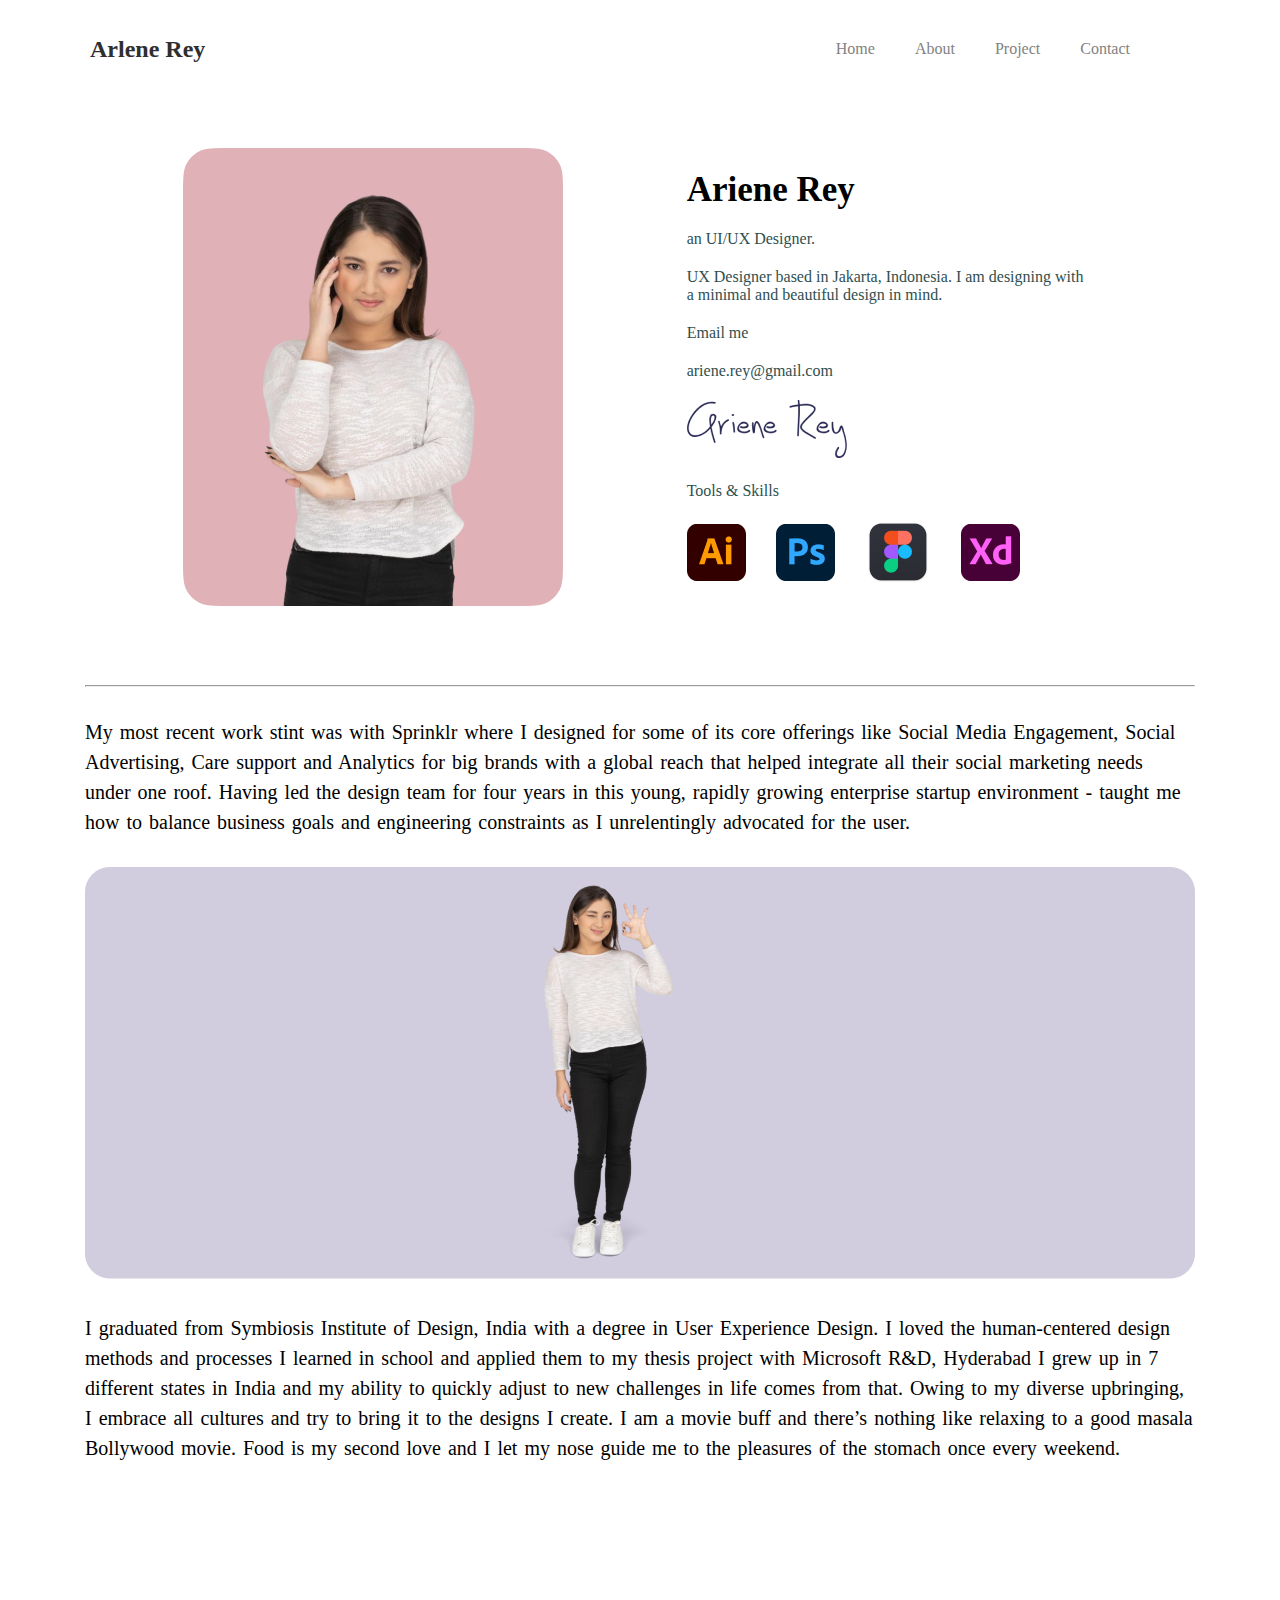
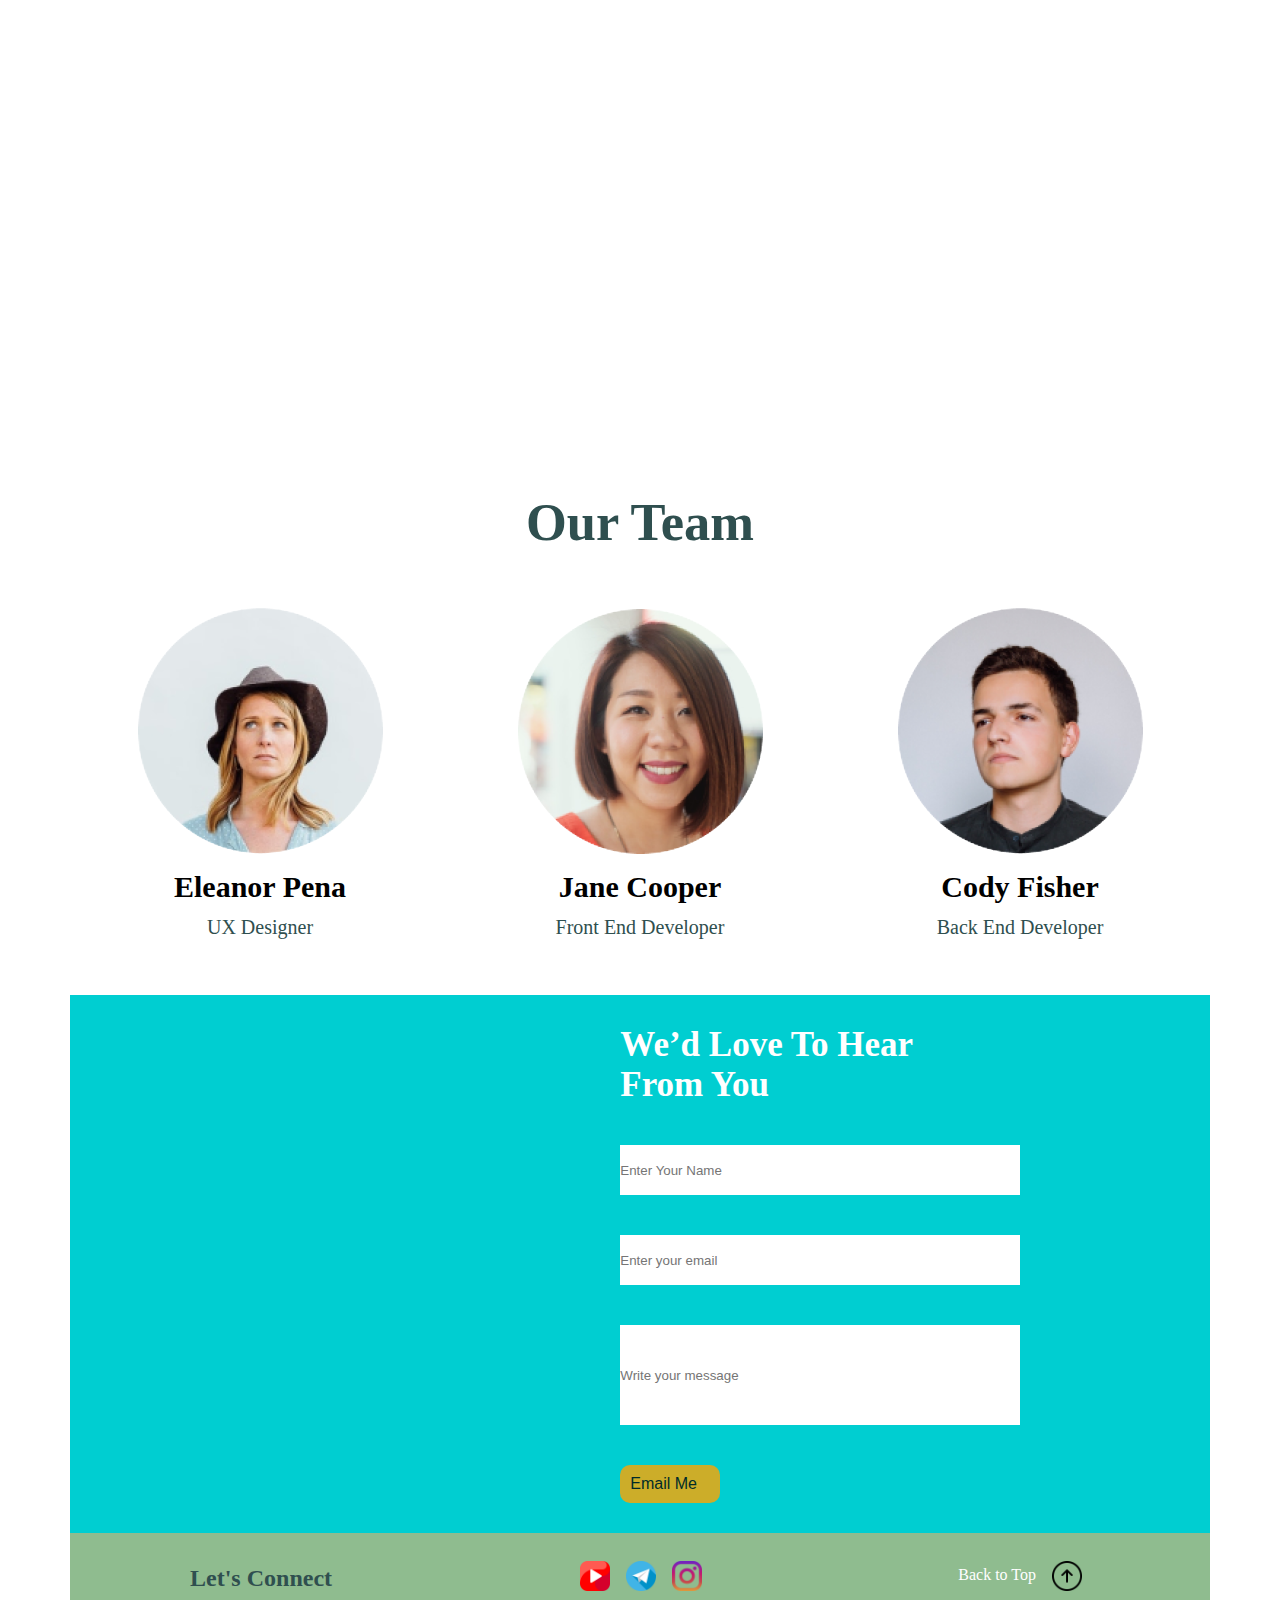
<file: about.html>
<!DOCTYPE html>
<html lang="en">
<head>
    <meta charset="UTF-8">
    <meta http-equiv="X-UA-Compatible" content="IE=edge">
    <meta name="viewport" content="width=device-width, initial-scale=1.0">
    <title>About</title>
    <link rel="stylesheet" href="./css/main.scss">
    <link rel="stylesheet" href="./css/main.css">
    

</head>
<body>
    <div class="header">
        <div class="container">
            <ul class="header-list">
                <h2>Arlene Rey</h2>
            </ul>
            <ul class="header-list">
                <li class="header-item"><a href="./index.html">Home</a> </li>
                <li class="header-item"><a href="./about.html">About</a> </li>
                <li class="header-item"><a href="./project.html">Project</a> </li>
                <li class="header-item"><a href="./case.html">Contact</a> </li>
                <li class="header-item"><img src="./img/menu (2).png" alt="" class="header-img"></li>
            </ul>
        </div>
     </div>

     <div class="char">
         <div class="container">
             <ul class="char-list"><img src="./about-image/Image (3).png" alt="" class="char-img"></ul>
             <ul class="char-list">
                 <li class="char-item"><h2 class="char-title">Ariene  Rey</h2></li>
                 <li class="char-item"> <p class="char-text">an UI/UX Designer.</p></li>
                 <li class="char-item"> <p class="char-text">UX Designer based in Jakarta, Indonesia.
                    I am designing with a minimal and beautiful design in mind.</p></li>
                 <li class="char-item"> <p class="char-text">Email me </p></li>
                 <li class="char-item"> <p class="char-text">ariene.rey@gmail.com</p></li>
                 <li class="char-item"> <img src="./about-image/signature.png" alt="" class="char-sign"></li>
                 <li class="char-item"> <p class="char-text">Tools & Skills</p></li>
                 <li class="char-item"> <img src="./about-image/App List.png" alt="" class="char-app"></li>
             </ul>
         </div>
         
     </div>
     <div class="graph">
         <div class="container">
             <ul class="graph-list">
                 <li class="graph-item"><hr></li>
                 <li class="graph-item"><p class="graph-text">My most recent work stint was with Sprinklr where I designed for some of its core offerings like Social Media Engagement, Social Advertising, Care support and Analytics for big brands with a global reach that helped integrate all their social marketing needs under one roof. Having led the design team for four years in this young, rapidly growing enterprise startup environment - taught me how to balance business goals and engineering constraints as I unrelentingly advocated for the user.</p></li>
                 <li class="graph-item"><img src="./about-image/Image (4).png" alt="" class="graph-img"></li>
                 <li class="graph-item"><p class="graph-text">I graduated from Symbiosis Institute of Design, India with a degree in User Experience Design. I loved the human-centered design methods and processes I learned in school and applied them to my thesis project with Microsoft R&D, Hyderabad

                    I grew up in 7 different states in India and my ability to quickly adjust to new challenges in life comes from that. Owing to my diverse upbringing, I embrace all cultures and try to bring it to the designs I create. I am a movie buff and there’s nothing like relaxing to a good masala Bollywood movie. Food is my second love and I let my nose guide me to the pleasures of the stomach once every weekend.</p></li>
                  <li class="graph-item"> <iframe width="1100" height="500" src="https://www.youtube.com/embed/nMG-ihc40VY" title="YouTube video player" frameborder="0" allow="accelerometer; autoplay; clipboard-write; encrypted-media; gyroscope; picture-in-picture" allowfullscreen></iframe></li>
                </ul>
         </div>
     </div>

     <div class="title">
         <div class="container">
             <h2>Our Team</h2>
         </div>
     </div>
     <div class="line">
         <div class="container line-flex">
             <ul class="line-list">
                 <li class="line-item"><img src="./about-image/Picture.png" alt="" class="line-img"></li>
                 <li class="line-item"><h2>Eleanor Pena</h2></li>
                 <li class="line-item"><p>UX Designer  </p></li>
             </ul>
             <ul class="line-list">
                <li class="line-item"><img src="./about-image/Picture (1).png" alt="" class="line-img"></li>
                <li class="line-item"><h2>Jane Cooper</h2></li>
                <li class="line-item"><p>Front End Developer  </p></li>
            </ul>
            <ul class="line-list">
                <li class="line-item"><img src="./about-image/Picture (2).png" alt="" class="line-img"></li>
                <li class="line-item"><h2>Cody Fisher</h2></li>
                <li class="line-item"><p>Back End Developer
                </p></li>
            </ul>
         </div>
     </div>
     <div class="bar">
         <div class="container">
             <ul class="bar-list"><iframe src="https://www.google.com/maps/embed?pb=!1m14!1m8!1m3!1d11986.53068713529!2d69.283081!3d41.316854!3m2!1i1024!2i768!4f13.1!3m3!1m2!1s0x0%3A0xcb1c959c42e6a98!2sChip%20karta!5e0!3m2!1suz!2s!4v1638766724355!5m2!1suz!2s" width="300" height="350" style="border:0;" allowfullscreen="" loading="lazy"></iframe></ul>
              <ul class="bar-list">
                  <li class="bar-item"><h2>We’d Love To Hear From You</h2></li>
                  <li class="bar-item"> <input type="name" placeholder="Enter Your Name" minlength="5" maxlength="22" required class="input-name"> 
                  </li>
                  <li class="bar-item"><input type="email" required minlength="8" maxlength="30" placeholder="Enter your email" class="input-name"></li>
                  <li class="bar-item"><input type="text" placeholder="Write your message" minlength="10" maxlength="200" class="input-text"></li>
                <li class="bar-item"><button class="main-btn bar-btn">Email Me</button></li>
                </ul>
            </div>
     </div>
     
     <div class="footer">
        <div class="container">
            <ul class="footer-list"><h2 class="footer-title">Let's Connect</h2></ul>
            <ul class="footer-list">
                <li class="footer-item"><a href="#" class="footer-link"><img src="./img/youtube (1).png" alt="" class="main-icon"></a></li>
                <li class="footer-item"><a href="#" class="footer-link"><img src="./about-image/telegram.png" alt="" class="main-icon"></a></li>
                <li class="footer-item"><a href="#" class="footer-link"><img src="./about-image/instagram (2).png" alt="" class="main-icon"></a></li>
            </ul>
            <ul class="footer-list">
                <li class="leg-item "><a href="#" class="footer-link"><p>Back to Top</p></a></li>
                <li class="leg-item"><img class="main-icon" src="./img/up-arrow.png" alt=""></li>
            </ul>
        </div>
    </div>
    
</body>
</html>
</file>
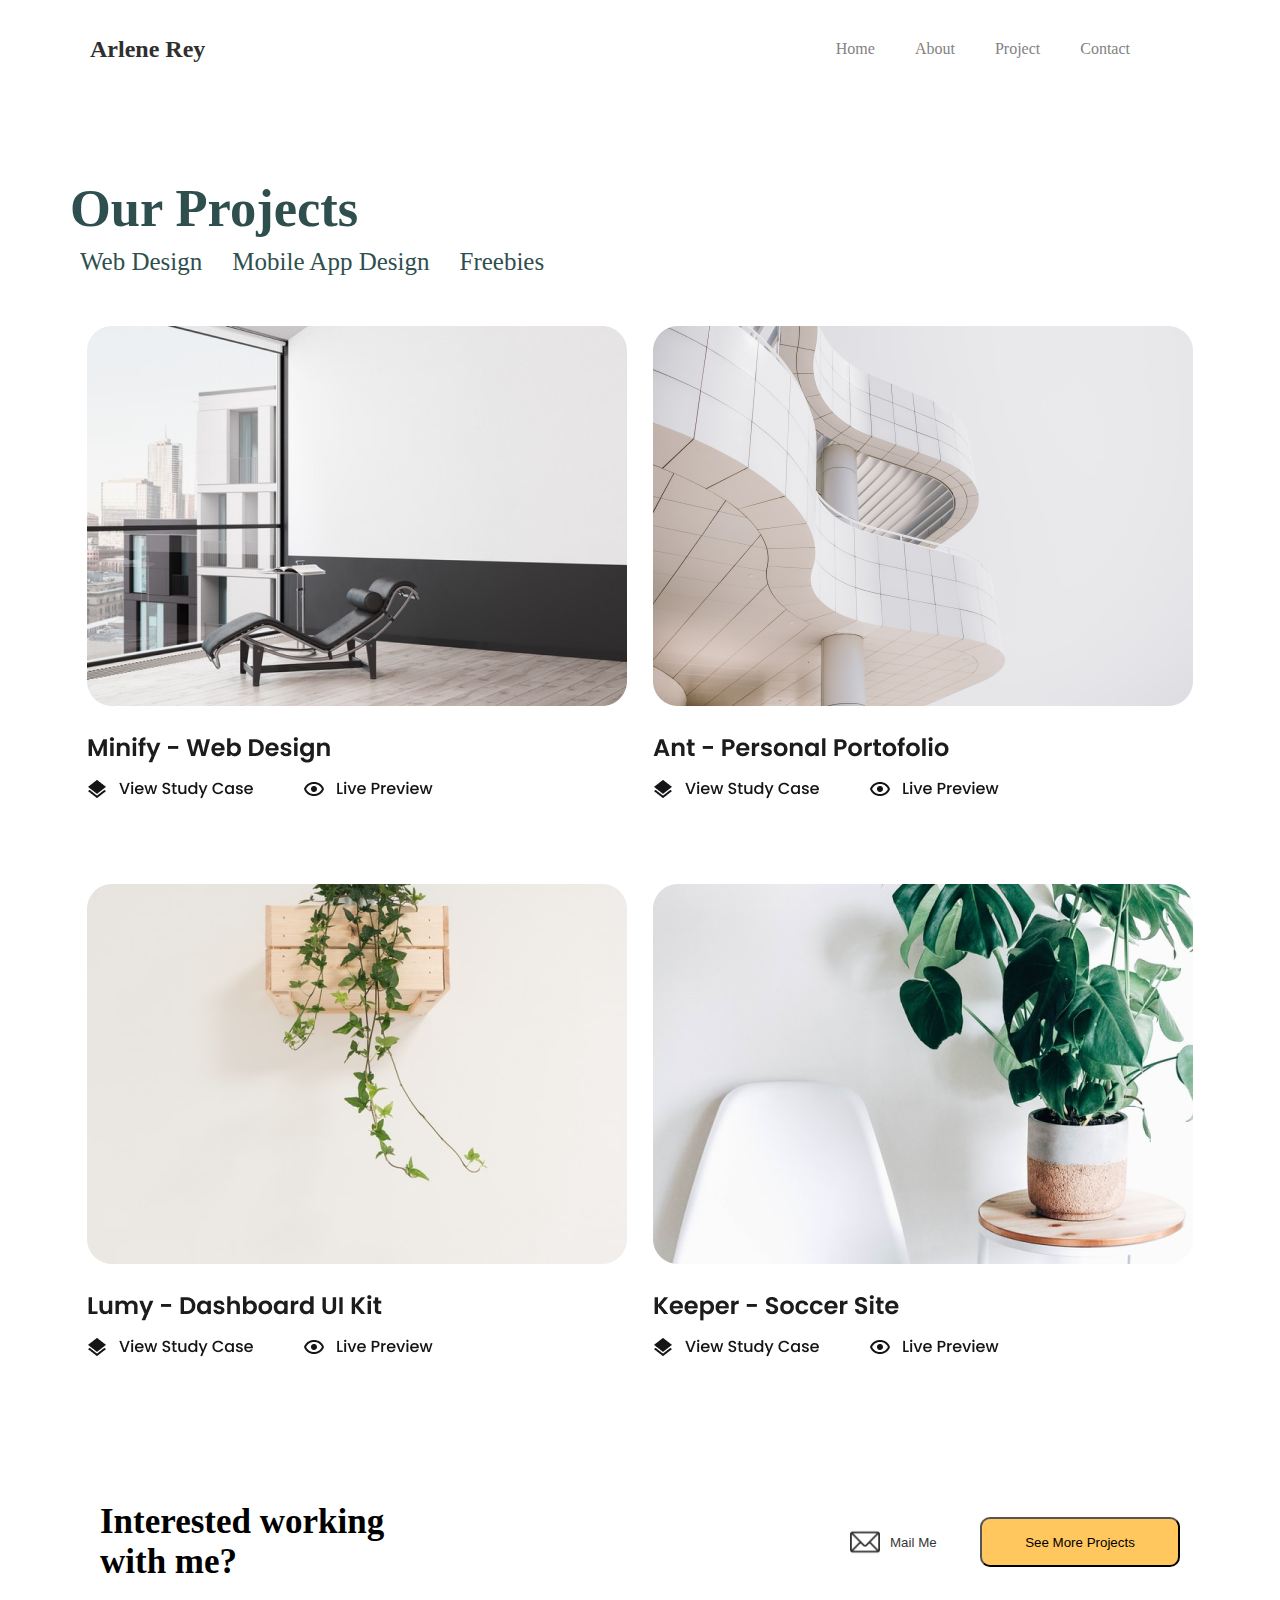
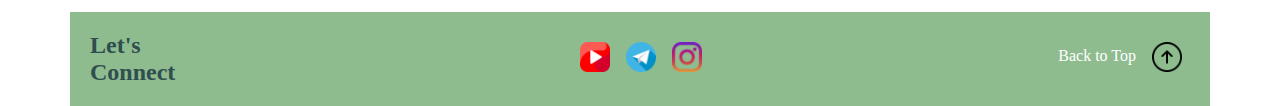
<file: project.html>
<!DOCTYPE html>
<html lang="en">
<head>
    <meta charset="UTF-8">
    <meta http-equiv="X-UA-Compatible" content="IE=edge">
    <meta name="viewport" content="width=device-width, initial-scale=1.0">
    <title>Project</title>
    <link rel="stylesheet" href="./css/main.scss">
    <link rel="stylesheet" href="./css/main.css">
</head>
<body>
    
    <div class="header">
        <div class="container">
            <ul class="header-list">
                <h2>Arlene Rey</h2>
            </ul>
            <ul class="header-list">
                <li class="header-item"><a href="./index.html">Home</a> </li>
                <li class="header-item"><a href="./about.html">About</a> </li>
                <li class="header-item"><a href="./project.html">Project</a> </li>
                <li class="header-item"><a href="./case.html">Contact</a> </li>
                <li class="header-item"><img src="./img/menu (2).png" alt="" class="header-img"></li>
            </ul>
        </div>
     </div>
     <div class="title">
         <div class="container">
                <ul class="title-list">
                    <h2>Our Projects</h2>
                </ul>
                <ul class="title-list">
                   <li> <p>Web Design</p></li>
                  <li>  <p>Mobile App Design</p></li>
                    <li><p>Freebies</p></li>
                </ul>
        </div>
     </div>
      <div class="map">
          <div class="container">
              <ul class="map-list">
                  <li class="map-item"><img src="./project-image/image (5).png" alt="" class="map-img"></li>
                  <li class="map-item"><img src="./project-image/Title & Action.png" alt="" class="map-icon"></li>
              </ul>
              <ul class="map-list">
                <li class="map-item"><img src="./project-image/image (6).png" alt="" class="map-img"></li>
                <li class="map-item"><img src="./project-image/Title & Action (1).png" alt="" class="map-icon"></li>
            </ul>
          </div>
      </div>
      <div class="map">
        <div class="container">
            <ul class="map-list">
                <li class="map-item"><img src="./project-image/image (7).png" alt="" class="map-img"></li>
                <li class="map-item"><img src="./project-image/Title & Action (2).png" alt="" class="map-icon"></li>
            </ul>
            <ul class="map-list">
              <li class="map-item"><img src="./project-image/image (8).png" alt="" class="map-img"></li>
              <li class="map-item"><img src="./project-image/Title & Action (3).png" alt="" class="map-icon"></li>
          </ul>
        </div>
    </div>
    <div class="segment">
        <div class="container segment-flex">
            <ul class="segment-list">
                <h2 class="segment-title">Interested working
                    with me?</h2>
            </ul>
            <ul class="segment-list">
                <div class="main-center">
                    <ul class="main-center-list">
                        <li class="main-item"> <button class="main-btn segment-button"> <img class="main-icon" src="./img/email.png" alt=""> <p class="main-subtitle segment-subtitle">Mail Me</p></button></li>
                         <li class="segment-item"><button class="segment-btn">See More Projects</button></li>
                    </ul>
        </div>
    </div>
    <div class="footer">
        <div class="container">
            <ul class="footer-list"><h2 class="footer-title">Let's Connect</h2></ul>
            <ul class="footer-list">
                <li class="footer-item"><a href="#" class="footer-link"><img src="./img/youtube (1).png" alt="" class="main-icon"></a></li>
                <li class="footer-item"><a href="#" class="footer-link"><img src="./about-image/telegram.png" alt="" class="main-icon"></a></li>
                <li class="footer-item"><a href="#" class="footer-link"><img src="./about-image/instagram (2).png" alt="" class="main-icon"></a></li>
            </ul>
            <ul class="footer-list">
                <li class="leg-item"><a href="#" class="footer-link"><p>Back to Top</p></a></li>
                <li class="leg-item"><img class="main-icon" src="./img/up-arrow.png" alt=""></li>
            </ul>
        </div>
    </div>
</body>
</html>
</file>
<file: css/main.css>
* {
  margin: 0;
  padding: 0;
  -webkit-box-sizing: border-box;
          box-sizing: border-box;
  list-style: none;
  text-decoration: none;
}

body {
  background-color: white;
}

.container {
  width: 1140px;
  margin: 0 auto;
}

* {
  margin: 0;
  padding: 0;
  -webkit-box-sizing: border-box;
          box-sizing: border-box;
  list-style: none;
  text-decoration: none;
}

body {
  background-color: white;
}

.container {
  width: 1140px;
  margin: 0 auto;
}

.header {
  background-color: white;
}

.header .container {
  display: -webkit-box;
  display: -ms-flexbox;
  display: flex;
  -webkit-box-pack: justify;
      -ms-flex-pack: justify;
          justify-content: space-between;
  -webkit-box-align: center;
      -ms-flex-align: center;
          align-items: center;
}

.header h2 {
  color: #2F2F2F;
}

.header ul {
  display: -webkit-box;
  display: -ms-flexbox;
  display: flex;
  -ms-flex-pack: distribute;
      justify-content: space-around;
  -webkit-box-align: center;
      -ms-flex-align: center;
          align-items: center;
  padding: 20px;
}

.header li {
  padding: 20px;
}

.header a {
  color: #828282;
}

.header a:hover {
  text-decoration: underline;
  color: black;
}

* {
  margin: 0;
  padding: 0;
  -webkit-box-sizing: border-box;
          box-sizing: border-box;
  list-style: none;
  text-decoration: none;
}

body {
  background-color: white;
}

.container {
  width: 1140px;
  margin: 0 auto;
}

.main-flex {
  display: -webkit-box;
  display: -ms-flexbox;
  display: flex;
  -ms-flex-pack: distribute;
      justify-content: space-around;
  -webkit-box-align: center;
      -ms-flex-align: center;
          align-items: center;
}

.main-icon {
  width: 30px;
}

.main-title {
  font-size: 40px;
}

.main-text {
  color: grey;
  font-size: 25px;
}

.main-item {
  padding: 10px;
}

.main-right {
  margin-top: 100px;
}

.main-center {
  display: -webkit-box;
  display: -ms-flexbox;
  display: flex;
}

.main-center-item {
  padding: 10px;
}

.main-center-list {
  display: -webkit-box;
  display: -ms-flexbox;
  display: flex;
}

.main-btn {
  width: 130px;
  padding: 10px;
  background-color: orange;
  opacity: 0.8;
  border: none;
  border-radius: 10px;
  display: -webkit-box;
  display: -ms-flexbox;
  display: flex;
}

.main-subtitle {
  padding-top: 8px;
  padding-left: 10px;
  color: white;
}

.main-button {
  background-color: white;
  border: 2px solid orange;
  width: 160px;
}

.main-subtitlee {
  font-size: 15px;
  padding-top: 5px;
  padding-left: 10px;
}

.box-flex {
  display: -webkit-box;
  display: -ms-flexbox;
  display: flex;
  -webkit-box-pack: justify;
      -ms-flex-pack: justify;
          justify-content: space-between;
  -webkit-box-align: center;
      -ms-flex-align: center;
          align-items: center;
}

.box-main-list {
  display: -webkit-box;
  display: -ms-flexbox;
  display: flex;
  -webkit-box-pack: space-evenly;
      -ms-flex-pack: space-evenly;
          justify-content: space-evenly;
  -webkit-box-align: center;
      -ms-flex-align: center;
          align-items: center;
}

.box-main-list2 {
  -webkit-box-align: center;
      -ms-flex-align: center;
          align-items: center;
  text-align: center;
}

.box-title {
  font-size: 50px;
}

.box-text {
  width: 70%;
  text-align: center;
  position: relative;
  right: -15%;
  font-size: 25px;
  line-height: 40px;
}

.box-main {
  padding: 10px;
}

.box-main {
  padding-bottom: 90px;
}

li.box-main-item {
  padding-bottom: 50px;
}

.box-title {
  padding-bottom: 30px;
}

.box-flex {
  background-color: whitesmoke;
  padding: 50px;
  border-radius: 20px;
}

.title-flex {
  margin-top: 20px;
  display: -webkit-box;
  display: -ms-flexbox;
  display: flex;
  -webkit-box-pack: justify;
      -ms-flex-pack: justify;
          justify-content: space-between;
  -webkit-box-align: center;
      -ms-flex-align: center;
          align-items: center;
  padding: 40px;
}

.title {
  color: darkslategray;
  font-size: 35px;
}

.title-btn {
  width: 130px;
  font-size: 18px;
  text-align: center;
  padding-left: 20px;
}

.project-flex {
  display: -webkit-box;
  display: -ms-flexbox;
  display: flex;
  -ms-flex-pack: distribute;
      justify-content: space-around;
  -webkit-box-align: center;
      -ms-flex-align: center;
          align-items: center;
}

.project-main-list {
  display: -webkit-box;
  display: -ms-flexbox;
  display: flex;
  -webkit-box-pack: start;
      -ms-flex-pack: start;
          justify-content: flex-start;
  -webkit-box-align: center;
      -ms-flex-align: center;
          align-items: center;
}

.project-main-item {
  padding-right: 30px;
}

.project-item {
  padding-bottom: 15px;
}

.titul {
  margin-top: 60px;
  text-align: center;
  font-size: 45px;
}

.content-flex {
  padding-top: 40px;
  display: -webkit-box;
  display: -ms-flexbox;
  display: flex;
  -ms-flex-pack: distribute;
      justify-content: space-around;
  -webkit-box-align: center;
      -ms-flex-align: center;
          align-items: center;
}

.content-item {
  padding-bottom: 10px;
}

.content-list {
  display: -webkit-box;
  display: -ms-flexbox;
  display: flex;
  -webkit-box-orient: vertical;
  -webkit-box-direction: normal;
      -ms-flex-direction: column;
          flex-direction: column;
  -webkit-box-pack: center;
      -ms-flex-pack: center;
          justify-content: center;
  -webkit-box-align: center;
      -ms-flex-align: center;
          align-items: center;
}

.content-title {
  font-size: 30px;
  color: darkslategrey;
}

.content-text {
  color: darkgrey;
  font-size: 20px;
  width: 80%;
  position: relative;
  right: -15%;
}

.segment-flex {
  display: -webkit-box;
  display: -ms-flexbox;
  display: flex;
  -webkit-box-pack: space-evenly;
      -ms-flex-pack: space-evenly;
          justify-content: space-evenly;
  -webkit-box-align: center;
      -ms-flex-align: center;
          align-items: center;
  padding: 30px;
  background-color: rgba(255, 166, 0, 0.63);
}

.segment {
  margin-top: 70px;
}

.segment-item {
  padding-top: 10px;
}

.segment-btn {
  width: 200px;
  height: 50px;
  border-radius: 10px;
  background-color: rgba(255, 166, 0, 0.63);
}

.segment-title {
  font-size: 35px;
  width: 45%;
}

.segment-button {
  background-color: white;
  color: black;
}

.segment-subtitle {
  color: black;
}

.images {
  padding-top: 30px;
  text-align: center;
}

.titlee {
  text-align: center;
  width: 35%;
  position: relative;
  right: -35%;
  padding-top: 20px;
  padding-bottom: 20px;
  color: white;
}

.title-flexx {
  background-color: darkturquoise;
}

.title0 {
  margin-top: 70px;
}

.leg-flex {
  display: -webkit-box;
  display: -ms-flexbox;
  display: flex;
  -webkit-box-pack: space-evenly;
      -ms-flex-pack: space-evenly;
          justify-content: space-evenly;
  -webkit-box-align: center;
      -ms-flex-align: center;
          align-items: center;
  background-color: darkturquoise;
  padding-top: 50px;
  padding-bottom: 40px;
  align-items: center;
  text-align: center;
}

.titlee {
  -webkit-box-align: center;
      -ms-flex-align: center;
          align-items: center;
  text-align: center;
  position: relative;
  left: 10%;
  top: 20%;
  margin-bottom: 50px;
}

.flex-leg {
  display: -webkit-box;
  display: -ms-flexbox;
  display: flex;
  -ms-flex-pack: distribute;
      justify-content: space-around;
  -webkit-box-align: center;
      -ms-flex-align: center;
          align-items: center;
  padding: 120px;
}

.leg-list {
  padding-top: 10px;
  border: 2px solid white;
  background-color: white;
  width: 350px;
  border-radius: 20px;
  border-top-right-radius: 1%;
}

.leg-text {
  font-size: 20px;
  width: 90%;
  text-align: center;
  padding-bottom: 40px;
}

.leg-item {
  padding: 10px;
}

.leg-img {
  width: 300px;
}

.header-img {
  width: 30px;
  display: none;
}

@media (max-width: 520px) {
  .container {
    width: 400px;
  }
  .header a {
    display: none;
  }
  .header img {
    display: inline;
  }
  .main-flex {
    display: -webkit-box;
    display: -ms-flexbox;
    display: flex;
    -webkit-box-orient: vertical;
    -webkit-box-direction: reverse;
        -ms-flex-direction: column-reverse;
            flex-direction: column-reverse;
    -webkit-box-pack: center;
        -ms-flex-pack: center;
            justify-content: center;
    -webkit-box-align: center;
        -ms-flex-align: center;
            align-items: center;
  }
  .main-flex .main-right img {
    width: 350px;
    padding-bottom: 20px;
  }
  .main-flex .main-left h2 {
    font-size: 30px;
  }
  .main-flex .main-left .image {
    width: 200px;
    padding-left: 50px;
  }
  .main-flex .main-left .main-text, .main-flex .main-left .main-title {
    font-size: 20px;
    line-height: 30px;
  }
  .box .box-img {
    display: none;
  }
  .box .box-main-img {
    width: 200px;
  }
  .box .box-main-list {
    display: -webkit-box;
    display: -ms-flexbox;
    display: flex;
    -webkit-box-orient: vertical;
    -webkit-box-direction: normal;
        -ms-flex-direction: column;
            flex-direction: column;
    -webkit-box-pack: center;
        -ms-flex-pack: center;
            justify-content: center;
    -webkit-box-align: center;
        -ms-flex-align: center;
            align-items: center;
  }
  .box h2 {
    font-size: 30px;
  }
  .box p {
    font-size: 15px;
  }
  .title h2 {
    font-size: 30px;
    padding-right: 100px;
  }
  .title button {
    font-size: 12px;
    width: 100px;
  }
  .project .container {
    display: -webkit-box;
    display: -ms-flexbox;
    display: flex;
    -webkit-box-orient: vertical;
    -webkit-box-direction: reverse;
        -ms-flex-direction: column-reverse;
            flex-direction: column-reverse;
    -webkit-box-pack: center;
        -ms-flex-pack: center;
            justify-content: center;
    -webkit-box-align: center;
        -ms-flex-align: center;
            align-items: center;
  }
  .project .container .project-img {
    width: 350px;
  }
  .project .container .project-main-img {
    width: 150px;
  }
  .titul {
    text-align: center;
    padding-left: 100px;
    font-size: 40px;
  }
  .content .container {
    display: -webkit-box;
    display: -ms-flexbox;
    display: flex;
    -ms-flex-wrap: wrap;
        flex-wrap: wrap;
    -webkit-box-pack: center;
        -ms-flex-pack: center;
            justify-content: center;
    -webkit-box-align: center;
        -ms-flex-align: center;
            align-items: center;
  }
  .content p {
    font-size: 20x;
    width: 60%;
    position: relative;
    right: -25%;
    padding-bottom: 20px;
  }
  .segment .container {
    display: -webkit-box;
    display: -ms-flexbox;
    display: flex;
    -webkit-box-orient: vertical;
    -webkit-box-direction: normal;
        -ms-flex-direction: column;
            flex-direction: column;
    -webkit-box-pack: center;
        -ms-flex-pack: center;
            justify-content: center;
    -webkit-box-align: center;
        -ms-flex-align: center;
            align-items: center;
  }
  .segment .container h2 {
    text-align: center;
    width: 100%;
  }
  .images {
    display: none;
  }
  .title0 h2 {
    font-size: 30px;
    position: relative;
    left: 12%;
  }
  .leg .container {
    display: -webkit-box;
    display: -ms-flexbox;
    display: flex;
    -webkit-box-orient: vertical;
    -webkit-box-direction: reverse;
        -ms-flex-direction: column-reverse;
            flex-direction: column-reverse;
    -webkit-box-pack: center;
        -ms-flex-pack: center;
            justify-content: center;
    -webkit-box-align: center;
        -ms-flex-align: center;
            align-items: center;
  }
  .leg .container ul {
    margin-bottom: 30px;
  }
}

.main-img {
  -webkit-transition: 0.7s;
  transition: 0.7s;
  -webkit-animation-name: Image;
          animation-name: Image;
  -webkit-animation-delay: 1s;
          animation-delay: 1s;
  -webkit-animation-iteration-count: 2;
          animation-iteration-count: 2;
  animation-direction: alternate-reverse;
  -webkit-animation-duration: 5s;
          animation-duration: 5s;
}

.main-icon {
  -webkit-transition: 0.7s;
  transition: 0.7s;
  -webkit-animation-name: Image;
          animation-name: Image;
  -webkit-animation-delay: 1s;
          animation-delay: 1s;
  -webkit-animation-iteration-count: 2;
          animation-iteration-count: 2;
  animation-direction: alternate-reverse;
  -webkit-animation-duration: 5s;
          animation-duration: 5s;
}

.box-img, .box-title, .title {
  -webkit-transition: 0.7s;
  transition: 0.7s;
  -webkit-animation-name: Scale;
          animation-name: Scale;
  -webkit-animation-delay: 1s;
          animation-delay: 1s;
  -webkit-animation-iteration-count: 2;
          animation-iteration-count: 2;
  animation-direction: alternate-reverse;
  -webkit-animation-duration: 5s;
          animation-duration: 5s;
}

.box-main-img, .content-title {
  -webkit-transition: 0.7s;
  transition: 0.7s;
  -webkit-animation-name: translate;
          animation-name: translate;
  -webkit-animation-delay: 1s;
          animation-delay: 1s;
  -webkit-animation-iteration-count: 2;
          animation-iteration-count: 2;
  animation-direction: alternate-reverse;
  -webkit-animation-duration: 5s;
          animation-duration: 5s;
}

.main-center-list button {
  -webkit-transition: 0.7s;
  transition: 0.7s;
  -webkit-animation-name: Rotate;
          animation-name: Rotate;
  -webkit-animation-delay: 1s;
          animation-delay: 1s;
  -webkit-animation-iteration-count: 2;
          animation-iteration-count: 2;
  animation-direction: alternate-reverse;
  -webkit-animation-duration: 5s;
          animation-duration: 5s;
}

.project-main-img, .leg-list {
  -webkit-transition: 0.7s;
  transition: 0.7s;
  -webkit-animation-name: Rotate;
          animation-name: Rotate;
  -webkit-animation-delay: 1s;
          animation-delay: 1s;
  -webkit-animation-iteration-count: 2;
          animation-iteration-count: 2;
  animation-direction: alternate-reverse;
  -webkit-animation-duration: 5s;
          animation-duration: 5s;
}

.main-item, .box-text, .project-title, .content-text {
  -webkit-transition: 0.7s;
  transition: 0.7s;
  -webkit-animation-name: Translate;
          animation-name: Translate;
  -webkit-animation-delay: 1s;
          animation-delay: 1s;
  -webkit-animation-iteration-count: 2;
          animation-iteration-count: 2;
  animation-direction: alternate-reverse;
  -webkit-animation-duration: 5s;
          animation-duration: 5s;
}

.project-img, .contnet-img {
  -webkit-transition: 0.7s;
  transition: 0.7s;
  -webkit-animation-name: Image;
          animation-name: Image;
  -webkit-animation-delay: 1s;
          animation-delay: 1s;
  -webkit-animation-iteration-count: 2;
          animation-iteration-count: 2;
  animation-direction: alternate-reverse;
  -webkit-animation-duration: 5s;
          animation-duration: 5s;
}

@-webkit-keyframes Scale {
  from {
    -webkit-transform: scale(0.5, 0.5);
            transform: scale(0.5, 0.5);
  }
  to {
    -webkit-transform: scale(1.2, 1.2);
            transform: scale(1.2, 1.2);
  }
}

@keyframes Scale {
  from {
    -webkit-transform: scale(0.5, 0.5);
            transform: scale(0.5, 0.5);
  }
  to {
    -webkit-transform: scale(1.2, 1.2);
            transform: scale(1.2, 1.2);
  }
}

@-webkit-keyframes translate {
  from {
    -webkit-transform: translate(-50px, -50px);
            transform: translate(-50px, -50px);
  }
  to {
    -webkit-transform: translate(50px, 50px);
            transform: translate(50px, 50px);
  }
}

@keyframes translate {
  from {
    -webkit-transform: translate(-50px, -50px);
            transform: translate(-50px, -50px);
  }
  to {
    -webkit-transform: translate(50px, 50px);
            transform: translate(50px, 50px);
  }
}

@-webkit-keyframes Rotate {
  from {
    -webkit-transform: rotate(0deg);
            transform: rotate(0deg);
  }
  to {
    -webkit-transform: rotate(360deg);
            transform: rotate(360deg);
  }
}

@keyframes Rotate {
  from {
    -webkit-transform: rotate(0deg);
            transform: rotate(0deg);
  }
  to {
    -webkit-transform: rotate(360deg);
            transform: rotate(360deg);
  }
}

@-webkit-keyframes Translate {
  from {
    -webkit-transform: translate(-50px);
            transform: translate(-50px);
  }
  to {
    -webkit-transform: translate(50px);
            transform: translate(50px);
  }
}

@keyframes Translate {
  from {
    -webkit-transform: translate(-50px);
            transform: translate(-50px);
  }
  to {
    -webkit-transform: translate(50px);
            transform: translate(50px);
  }
}

@-webkit-keyframes Image {
  to {
    -webkit-transform: scale(0.6, 0.6);
            transform: scale(0.6, 0.6);
  }
}

@keyframes Image {
  to {
    -webkit-transform: scale(0.6, 0.6);
            transform: scale(0.6, 0.6);
  }
}

.container {
  background-color: white;
}

.footer .container {
  display: -webkit-box;
  display: -ms-flexbox;
  display: flex;
  -ms-flex-pack: distribute;
      justify-content: space-around;
  -webkit-box-align: center;
      -ms-flex-align: center;
          align-items: center;
  background-color: darkseagreen;
}

.footer ul {
  display: -webkit-box;
  display: -ms-flexbox;
  display: flex;
  padding: 20px;
}

.footer ul h2 {
  color: darkslategrey;
}

.footer li {
  padding: 8px;
}

.footer li p {
  padding-top: 5px;
}

.footer a {
  color: white;
}

* {
  margin: 0;
  padding: 0;
  -webkit-box-sizing: border-box;
          box-sizing: border-box;
  list-style: none;
  text-decoration: none;
}

body {
  background-color: white;
}

.container {
  width: 1140px;
  margin: 0 auto;
}

.header {
  background-color: white;
}

.header .container {
  display: -webkit-box;
  display: -ms-flexbox;
  display: flex;
  -webkit-box-pack: justify;
      -ms-flex-pack: justify;
          justify-content: space-between;
  -webkit-box-align: center;
      -ms-flex-align: center;
          align-items: center;
}

.header h2 {
  color: #2F2F2F;
}

.header ul {
  display: -webkit-box;
  display: -ms-flexbox;
  display: flex;
  -ms-flex-pack: distribute;
      justify-content: space-around;
  -webkit-box-align: center;
      -ms-flex-align: center;
          align-items: center;
  padding: 20px;
}

.header li {
  padding: 20px;
}

.header a {
  color: #828282;
}

.header a:hover {
  text-decoration: underline;
  color: black;
}

.footer .container {
  display: -webkit-box;
  display: -ms-flexbox;
  display: flex;
  -ms-flex-pack: distribute;
      justify-content: space-around;
  -webkit-box-align: center;
      -ms-flex-align: center;
          align-items: center;
  background-color: darkseagreen;
}

.footer ul {
  display: -webkit-box;
  display: -ms-flexbox;
  display: flex;
  padding: 20px;
}

.footer ul h2 {
  color: darkslategrey;
}

.footer li {
  padding: 8px;
}

.footer li p {
  padding-top: 5px;
}

.footer a {
  color: white;
}

.char .container {
  margin-top: 50px;
  display: -webkit-box;
  display: -ms-flexbox;
  display: flex;
  -webkit-box-pack: space-evenly;
      -ms-flex-pack: space-evenly;
          justify-content: space-evenly;
  -webkit-box-align: center;
      -ms-flex-align: center;
          align-items: center;
}

.char .container h2 {
  font-size: 35px;
}

.char .container p {
  color: darkslategrey;
  width: 400px;
}

.char .container li {
  padding: 10px;
}

.char .container .char-list {
  -webkit-transition: 0.7s;
  transition: 0.7s;
  -webkit-animation-name: translate;
          animation-name: translate;
  -webkit-animation-delay: 1s;
          animation-delay: 1s;
  -webkit-animation-iteration-count: 2;
          animation-iteration-count: 2;
  animation-direction: alternate-reverse;
  -webkit-animation-duration: 5s;
          animation-duration: 5s;
}

.char .container .char-img {
  -webkit-animation-name: Scale;
          animation-name: Scale;
  -webkit-transition: 0.7s;
  transition: 0.7s;
  -webkit-animation-duration: 3s;
          animation-duration: 3s;
  -webkit-animation-delay: 1s;
          animation-delay: 1s;
  -webkit-animation-iteration-count: 2;
          animation-iteration-count: 2;
  animation-direction: alternate-reverse;
}

.graph {
  margin-top: 60px;
}

.graph .container {
  display: -webkit-box;
  display: -ms-flexbox;
  display: flex;
  -webkit-box-orient: vertical;
  -webkit-box-direction: normal;
      -ms-flex-direction: column;
          flex-direction: column;
  -webkit-box-pack: center;
      -ms-flex-pack: center;
          justify-content: center;
  -webkit-box-align: center;
      -ms-flex-align: center;
          align-items: center;
}

.graph .container li {
  padding: 15px;
}

.graph .container p {
  font-size: 20px;
  line-height: 30px;
  word-spacing: 2px;
}

.graph .container .graph-text {
  -webkit-transition: 0.7s;
  transition: 0.7s;
  -webkit-animation-name: Translate;
          animation-name: Translate;
  -webkit-animation-delay: 1s;
          animation-delay: 1s;
  -webkit-animation-iteration-count: 2;
          animation-iteration-count: 2;
  animation-direction: alternate-reverse;
  -webkit-animation-duration: 5s;
          animation-duration: 5s;
}

.graph .container .graph-img {
  -webkit-transition: 0.7s;
  transition: 0.7s;
  -webkit-animation-name: Image;
          animation-name: Image;
  -webkit-animation-delay: 1s;
          animation-delay: 1s;
  -webkit-animation-iteration-count: 2;
          animation-iteration-count: 2;
  animation-direction: alternate-reverse;
  -webkit-animation-duration: 5s;
          animation-duration: 5s;
}

.title {
  margin-top: 80px;
  text-align: center;
  font-size: 35px;
}

.line {
  margin-top: 50px;
}

.line .container {
  display: -webkit-box;
  display: -ms-flexbox;
  display: flex;
  -ms-flex-pack: distribute;
      justify-content: space-around;
  -webkit-box-align: center;
      -ms-flex-align: center;
          align-items: center;
}

.line ul {
  text-align: center;
}

.line ul li {
  padding: 6px;
}

.line ul h2 {
  font-size: 30px;
}

.line ul p {
  color: darkslategray;
  font-size: 20px;
}

.line .line-img {
  -webkit-transition: 0.7s;
  transition: 0.7s;
  -webkit-animation-name: Rotate;
          animation-name: Rotate;
  -webkit-animation-delay: 1s;
          animation-delay: 1s;
  -webkit-animation-iteration-count: 2;
          animation-iteration-count: 2;
  animation-direction: alternate-reverse;
  -webkit-animation-duration: 5s;
          animation-duration: 5s;
}

.line h2, .line p {
  -webkit-transition: 0.7s;
  transition: 0.7s;
  -webkit-animation-name: Translate;
          animation-name: Translate;
  -webkit-animation-delay: 1s;
          animation-delay: 1s;
  -webkit-animation-iteration-count: 2;
          animation-iteration-count: 2;
  animation-direction: alternate-reverse;
  -webkit-animation-duration: 5s;
          animation-duration: 5s;
}

.bar {
  margin-top: 50px;
}

.bar .container {
  display: -webkit-box;
  display: -ms-flexbox;
  display: flex;
  -webkit-box-pack: space-evenly;
      -ms-flex-pack: space-evenly;
          justify-content: space-evenly;
  -webkit-box-align: center;
      -ms-flex-align: center;
          align-items: center;
  background-color: darkturquoise;
  padding: 10px;
}

.bar li {
  padding: 20px;
}

.bar li h2 {
  font-size: 35px;
  width: 80%;
  color: white;
}

.bar li .input-name {
  width: 400px;
  height: 50px;
  border: none;
}

.bar li .input-text {
  width: 400px;
  height: 100px;
  border: none;
  -webkit-box-align: start;
      -ms-flex-align: start;
          align-items: flex-start;
}

.bar li .bar-btn {
  text-align: end;
  width: 100px;
  font-size: 16px;
  -webkit-box-align: end;
      -ms-flex-align: end;
          align-items: flex-end;
}

.bar iframe {
  -webkit-transition: 0.7s;
  transition: 0.7s;
  -webkit-animation-name: Image;
          animation-name: Image;
  -webkit-animation-delay: 1s;
          animation-delay: 1s;
  -webkit-animation-iteration-count: 2;
          animation-iteration-count: 2;
  animation-direction: alternate-reverse;
  -webkit-animation-duration: 5s;
          animation-duration: 5s;
}

.bar h2 {
  -webkit-transition: 0.7s;
  transition: 0.7s;
  -webkit-animation-name: translate;
          animation-name: translate;
  -webkit-animation-delay: 1s;
          animation-delay: 1s;
  -webkit-animation-iteration-count: 2;
          animation-iteration-count: 2;
  animation-direction: alternate-reverse;
  -webkit-animation-duration: 5s;
          animation-duration: 5s;
}

.bar button {
  -webkit-transition: 0.7s;
  transition: 0.7s;
  -webkit-animation-name: Rotate;
          animation-name: Rotate;
  -webkit-animation-delay: 1s;
          animation-delay: 1s;
  -webkit-animation-iteration-count: 2;
          animation-iteration-count: 2;
  animation-direction: alternate-reverse;
  -webkit-animation-duration: 5s;
          animation-duration: 5s;
}

@media (max-width: 520px) {
  .container {
    width: 400px;
  }
  .char .container {
    display: -webkit-box;
    display: -ms-flexbox;
    display: flex;
    -webkit-box-orient: vertical;
    -webkit-box-direction: normal;
        -ms-flex-direction: column;
            flex-direction: column;
  }
  .char .container img {
    width: 300px;
  }
  .char .container .char-text {
    width: 350px;
  }
  .graph p, .graph img, .graph iframe {
    width: 350px;
    position: relative;
    text-align: center;
  }
  .graph iframe {
    height: 250px;
  }
  .line-flex {
    display: -webkit-box;
    display: -ms-flexbox;
    display: flex;
    -ms-flex-wrap: wrap;
        flex-wrap: wrap;
    -webkit-box-pack: center;
        -ms-flex-pack: center;
            justify-content: center;
    -webkit-box-align: center;
        -ms-flex-align: center;
            align-items: center;
  }
  .line-flex ul {
    padding-bottom: 50px;
  }
  .bar .container {
    display: -webkit-box;
    display: -ms-flexbox;
    display: flex;
    -webkit-box-orient: vertical;
    -webkit-box-direction: normal;
        -ms-flex-direction: column;
            flex-direction: column;
    -webkit-box-pack: center;
        -ms-flex-pack: center;
            justify-content: center;
    -webkit-box-align: center;
        -ms-flex-align: center;
            align-items: center;
  }
  .bar .container .input-name, .bar .container .input-text {
    width: 300px;
    margin-left: 40px;
  }
  .bar .container button {
    margin-left: 200px;
  }
  .bar iframe {
    width: 300px;
    height: 250px;
  }
  .footer .container {
    display: -webkit-box;
    display: -ms-flexbox;
    display: flex;
    -webkit-box-orient: vertical;
    -webkit-box-direction: normal;
        -ms-flex-direction: column;
            flex-direction: column;
    -webkit-box-pack: center;
        -ms-flex-pack: center;
            justify-content: center;
    -webkit-box-align: center;
        -ms-flex-align: center;
            align-items: center;
  }
  .header .container ul h2 {
    width: 100px;
    font-size: 20px;
  }
}

* {
  margin: 0;
  padding: 0;
  -webkit-box-sizing: border-box;
          box-sizing: border-box;
  list-style: none;
  text-decoration: none;
}

body {
  background-color: white;
}

.container {
  width: 1140px;
  margin: 0 auto;
}

.header {
  background-color: white;
}

.header .container {
  display: -webkit-box;
  display: -ms-flexbox;
  display: flex;
  -webkit-box-pack: justify;
      -ms-flex-pack: justify;
          justify-content: space-between;
  -webkit-box-align: center;
      -ms-flex-align: center;
          align-items: center;
}

.header h2 {
  color: #2F2F2F;
}

.header ul {
  display: -webkit-box;
  display: -ms-flexbox;
  display: flex;
  -ms-flex-pack: distribute;
      justify-content: space-around;
  -webkit-box-align: center;
      -ms-flex-align: center;
          align-items: center;
  padding: 20px;
}

.header li {
  padding: 20px;
}

.header a {
  color: #828282;
}

.header a:hover {
  text-decoration: underline;
  color: black;
}

* {
  margin: 0;
  padding: 0;
  -webkit-box-sizing: border-box;
          box-sizing: border-box;
  list-style: none;
  text-decoration: none;
}

body {
  background-color: white;
}

.container {
  width: 1140px;
  margin: 0 auto;
}

.footer .container {
  display: -webkit-box;
  display: -ms-flexbox;
  display: flex;
  -ms-flex-pack: distribute;
      justify-content: space-around;
  -webkit-box-align: center;
      -ms-flex-align: center;
          align-items: center;
  background-color: darkseagreen;
}

.footer ul {
  display: -webkit-box;
  display: -ms-flexbox;
  display: flex;
  padding: 20px;
}

.footer ul h2 {
  color: darkslategrey;
}

.footer li {
  padding: 8px;
}

.footer li p {
  padding-top: 5px;
}

.footer a {
  color: white;
}

.title .container {
  display: -webkit-box;
  display: -ms-flexbox;
  display: flex;
  -webkit-box-orient: vertical;
  -webkit-box-direction: normal;
      -ms-flex-direction: column;
          flex-direction: column;
  -webkit-box-pack: center;
      -ms-flex-pack: center;
          justify-content: center;
  -ms-flex-line-pack: center;
      align-content: center;
}

.title .container .title-list {
  display: -webkit-box;
  display: -ms-flexbox;
  display: flex;
  -webkit-box-pack: left;
      -ms-flex-pack: left;
          justify-content: left;
  -webkit-box-align: center;
      -ms-flex-align: center;
          align-items: center;
}

.title .container p {
  font-size: 25px;
  padding: 10px;
  padding-right: 20px;
}

.title .container p:hover {
  color: orangered;
  text-decoration: underline;
}

.map .container {
  display: -webkit-box;
  display: -ms-flexbox;
  display: flex;
  -webkit-box-pack: space-evenly;
      -ms-flex-pack: space-evenly;
          justify-content: space-evenly;
  -webkit-box-align: center;
      -ms-flex-align: center;
          align-items: center;
}

.map .container img {
  padding: 10px;
  -webkit-transition: 0.7s;
  transition: 0.7s;
  -webkit-animation-name: Rotate;
          animation-name: Rotate;
  -webkit-animation-delay: 1s;
          animation-delay: 1s;
  -webkit-animation-iteration-count: 2;
          animation-iteration-count: 2;
  animation-direction: alternate-reverse;
  -webkit-animation-duration: 5s;
          animation-duration: 5s;
}

.map .container .map-img {
  padding-top: 40px;
  -webkit-transition: 0.7s;
  transition: 0.7s;
  -webkit-animation-name: Image;
          animation-name: Image;
  -webkit-animation-delay: 1s;
          animation-delay: 1s;
  -webkit-animation-iteration-count: 2;
          animation-iteration-count: 2;
  animation-direction: alternate-reverse;
  -webkit-animation-duration: 5s;
          animation-duration: 5s;
}

.map .container .map-icon {
  padding-bottom: 40px;
}

.segment .container {
  display: -webkit-box;
  display: -ms-flexbox;
  display: flex;
  -webkit-box-pack: justify;
      -ms-flex-pack: justify;
          justify-content: space-between;
  -webkit-box-align: center;
      -ms-flex-align: center;
          align-items: center;
}

.segment .container h2 {
  text-align: left;
  width: 80%;
}

@media (max-width: 520px) {
  .container {
    width: 400px;
  }
  .title .container ul li h2 {
    font-size: 25px;
  }
  .title .container ul li p {
    font-size: 15px;
  }
  .map .container {
    display: -webkit-box;
    display: -ms-flexbox;
    display: flex;
    -webkit-box-orient: vertical;
    -webkit-box-direction: normal;
        -ms-flex-direction: column;
            flex-direction: column;
    -webkit-box-pack: center;
        -ms-flex-pack: center;
            justify-content: center;
    -webkit-box-align: center;
        -ms-flex-align: center;
            align-items: center;
  }
  .map img {
    width: 400px;
  }
  .map .map-icon {
    width: 300px;
    padding-left: 30px;
  }
}

* {
  margin: 0;
  padding: 0;
  -webkit-box-sizing: border-box;
          box-sizing: border-box;
  list-style: none;
  text-decoration: none;
}

body {
  background-color: white;
}

.container {
  width: 1140px;
  margin: 0 auto;
}

* {
  margin: 0;
  padding: 0;
  -webkit-box-sizing: border-box;
          box-sizing: border-box;
  list-style: none;
  text-decoration: none;
}

body {
  background-color: white;
}

.container {
  width: 1140px;
  margin: 0 auto;
}

.header {
  background-color: white;
}

.header .container {
  display: -webkit-box;
  display: -ms-flexbox;
  display: flex;
  -webkit-box-pack: justify;
      -ms-flex-pack: justify;
          justify-content: space-between;
  -webkit-box-align: center;
      -ms-flex-align: center;
          align-items: center;
}

.header h2 {
  color: #2F2F2F;
}

.header ul {
  display: -webkit-box;
  display: -ms-flexbox;
  display: flex;
  -ms-flex-pack: distribute;
      justify-content: space-around;
  -webkit-box-align: center;
      -ms-flex-align: center;
          align-items: center;
  padding: 20px;
}

.header li {
  padding: 20px;
}

.header a {
  color: #828282;
}

.header a:hover {
  text-decoration: underline;
  color: black;
}
body{
  background-color: white;
}
/*# sourceMappingURL=main.css.map */
</file>
